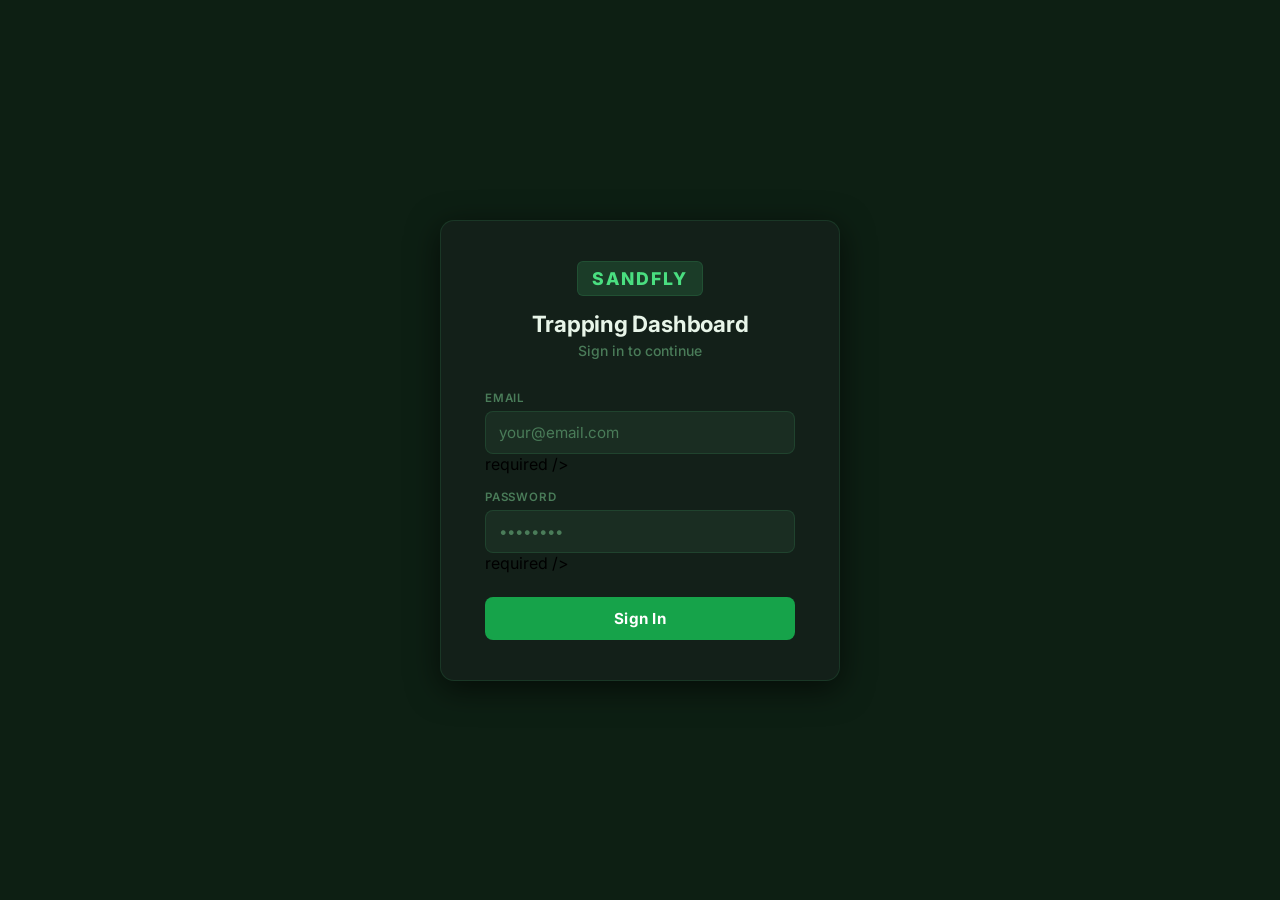
<file: login.html>
<!DOCTYPE html>
<!-- ============================================================
     login.html — The Sign-In Page
     ============================================================
     This is the first page a user sees if they aren't already
     logged in. The middleware (_middleware.js) redirects anyone
     without a valid session to this page.

     The page displays a simple, centred login card with:
       - The dashboard logo and title
       - An email input field
       - A password input field
       - A "Sign In" button
       - An error message area (hidden until there's an error)

     When the user clicks "Sign In", a small JavaScript block
     at the bottom of this page sends the credentials to the
     /api/login endpoint (login.js). If the server says "OK",
     the browser navigates to the dashboard. If not, an error
     message appears on the card.

     The ?next= query parameter: if the middleware redirected the
     user here from another page (e.g. they tried to visit /),
     the original path is passed as ?next=/. After a successful
     login, the script redirects to that path so the user ends
     up exactly where they intended to go.
     ============================================================ -->
<html lang="en">
<head>
  <!-- Standard character encoding declaration. UTF-8 supports
       all languages and special characters. Always include this. -->
  <meta charset="UTF-8" />

  <!-- Makes the page look correct on mobile devices by setting the
       viewport width to the device width and default zoom to 1x. -->
  <meta name="viewport" content="width=device-width, initial-scale=1.0"/>

  <title>Sign In — Phil's Traps Dashboard</title>

  <!-- A tiny SVG favicon (the icon shown in the browser tab).
       Instead of a separate .ico file, this uses a data: URL with
       an inline SVG that just displays the target emoji. -->
  <link rel="icon" href="data:image/svg+xml,<svg xmlns='http://www.w3.org/2000/svg' viewBox='0 0 100 100'><text y='.9em' font-size='90'>🎯</text></svg>">

  <!-- Google Fonts: Inter -->
  <link rel="preconnect" href="https://fonts.googleapis.com">
  <link rel="preconnect" href="https://fonts.gstatic.com" crossorigin>
  <link href="https://fonts.googleapis.com/css2?family=Inter:wght@400;500;600;700;800&display=swap" rel="stylesheet">

  <style>
    *, *::before, *::after { box-sizing: border-box; margin: 0; padding: 0; }

    :root {
      --bg:           #0d1f13;
      --surface:      #132019;
      --surface-2:    #1a2d22;
      --border:       rgba(74, 222, 128, 0.12);
      --border-hover: rgba(74, 222, 128, 0.28);
      --accent:       #4ade80;
      --accent-dim:   #16a34a;
      --accent-glow:  rgba(74, 222, 128, 0.15);
      --text-primary:   #e8f5e9;
      --text-secondary: #81c784;
      --text-muted:     #4a7c59;
      --danger:  #f87171;
      --shadow-lg: 0 8px 32px rgba(0,0,0,0.6);
    }

    body {
      font-family: 'Inter', system-ui, sans-serif;
      background: var(--bg);
      min-height: 100vh;
      display: flex;
      align-items: center;
      justify-content: center;
      padding: 20px;
      -webkit-font-smoothing: antialiased;
    }

    .login-card {
      background: var(--surface);
      border: 1px solid var(--border);
      border-radius: 14px;
      padding: 40px 44px;
      width: 100%;
      max-width: 400px;
      box-shadow: var(--shadow-lg);
    }

    .logo {
      text-align: center;
      margin-bottom: 32px;
    }

    .logo-wordmark {
      display: inline-block;
      font-size: 1.1rem;
      font-weight: 800;
      letter-spacing: 0.12em;
      text-transform: uppercase;
      color: var(--accent);
      background: var(--accent-glow);
      border: 1px solid var(--border);
      padding: 6px 14px;
      border-radius: 6px;
      margin-bottom: 14px;
    }

    .logo h1 {
      font-size: 1.4rem;
      color: var(--text-primary);
      font-weight: 700;
      margin-bottom: 5px;
      letter-spacing: -0.01em;
    }

    .logo p {
      color: var(--text-muted);
      font-size: 0.875rem;
      font-weight: 500;
    }

    .form-group {
      margin-bottom: 16px;
    }

    label {
      display: block;
      font-size: 0.72rem;
      font-weight: 600;
      color: var(--text-muted);
      margin-bottom: 6px;
      text-transform: uppercase;
      letter-spacing: 0.07em;
    }

    input {
      width: 100%;
      padding: 11px 13px;
      border: 1px solid var(--border);
      border-radius: 8px;
      font-size: 0.95rem;
      font-family: inherit;
      color: var(--text-primary);
      background: var(--surface-2);
      transition: border-color 0.15s, box-shadow 0.15s;
    }

    input::placeholder {
      color: var(--text-muted);
    }

    input:focus {
      outline: none;
      border-color: var(--accent);
      box-shadow: 0 0 0 3px var(--accent-glow);
    }

    .btn-login {
      width: 100%;
      padding: 12px;
      background: var(--accent-dim);
      color: #fff;
      border: none;
      border-radius: 8px;
      font-size: 0.95rem;
      font-weight: 700;
      font-family: inherit;
      cursor: pointer;
      margin-top: 8px;
      letter-spacing: 0.02em;
      transition: background 0.15s, transform 0.1s;
    }

    .btn-login:hover  { background: #15803d; }
    .btn-login:active { transform: scale(0.98); }

    .btn-login:disabled {
      opacity: 0.5;
      cursor: not-allowed;
      transform: none;
    }

    .error-msg {
      display: none;
      margin-top: 14px;
      padding: 10px 13px;
      background: rgba(248, 113, 113, 0.1);
      border: 1px solid rgba(248, 113, 113, 0.3);
      border-radius: 7px;
      color: var(--danger);
      font-size: 0.875rem;
      text-align: center;
    }

    .error-msg.visible { display: block; }
  </style>
</head>
<body>
  <!-- ============================================================
       The login card — the only visible element on the page.
       It is centred by the flexbox styles on <body>.
       ============================================================ -->
  <div class="login-card">

    <!-- Logo area: emoji icon, title, and subtitle -->
    <div class="logo">
      <span class="logo-wordmark">Sandfly</span>
      <h1>Trapping Dashboard</h1>
      <p>Sign in to continue</p>
    </div>

    <!-- The login form.
         novalidate disables the browser's built-in HTML5 validation
         so our JavaScript can handle validation and show nicer
         error messages instead. -->
    <form id="loginForm" novalidate>

      <!-- Email input group -->
      <div class="form-group">
        <label for="email">Email</label>
        <input
          type="email"
          id="email"
          name="email"
          placeholder="your@email.com"
          autocomplete="email"   <!-- Lets the browser auto-fill saved email addresses -->
          required
        />
      </div>

      <!-- Password input group.
           type="password" makes the browser display dots instead of
           the actual characters the user types. -->
      <div class="form-group">
        <label for="password">Password</label>
        <input
          type="password"
          id="password"
          name="password"
          placeholder="••••••••"
          autocomplete="current-password"  <!-- Lets the browser auto-fill saved passwords -->
          required
        />
      </div>

      <!-- The submit button. JavaScript disables it and changes its
           text to "Signing in…" while the login request is in flight,
           to prevent double-submissions. -->
      <button type="submit" class="btn-login" id="submitBtn">Sign In</button>

      <!-- Error message area. Hidden by default. JavaScript shows it
           by adding the "visible" class when login fails. -->
      <div class="error-msg" id="errorMsg"></div>
    </form>
  </div>

  <!-- ============================================================
       Login Form JavaScript
       This script runs in the browser and handles the form submit
       event. It sends the credentials to the server using fetch()
       (a modern browser API for making HTTP requests without
       reloading the page), then reacts to the server's response.
       ============================================================ -->
  <script src="login.js"></script>
</body>
</html>
</file>
